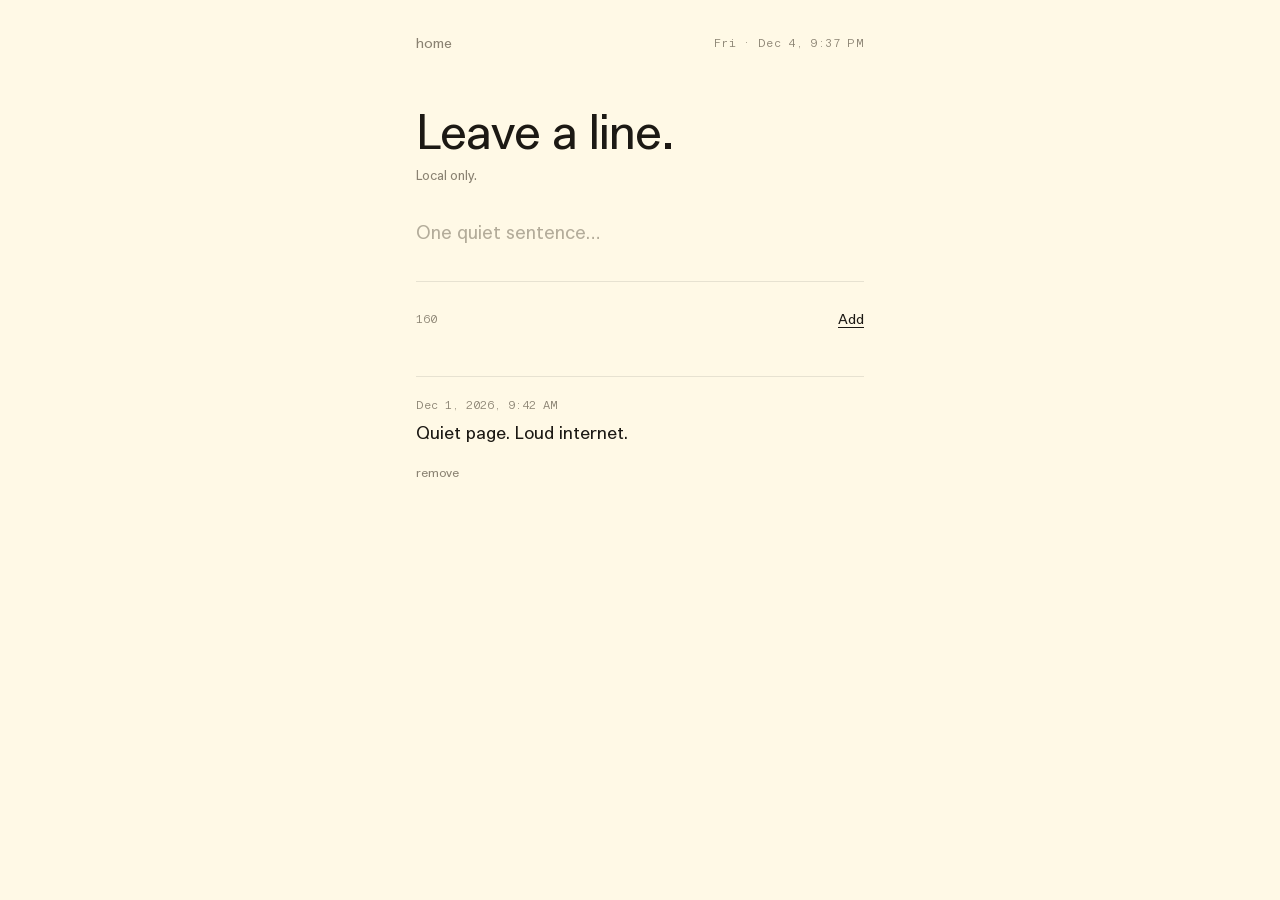
<file: guestbook/index.html>
<!DOCTYPE html>
<html lang="en">
  <head>
    <meta charset="utf-8" />
    <title>Guestbook — Jorjis Hasan</title>
    <meta
      name="viewport"
      content="width=device-width, initial-scale=1, viewport-fit=cover"
    />
    <meta
      name="description"
      content="A private guestbook. Notes stay on your device."
    />
    <link rel="stylesheet" href="guestbook.css" />
  </head>
  <body>
    <a class="skip" href="#note">Skip to write a note</a>

    <div class="page">
      <header class="head">
        <a href="../">home</a>
        <time class="now" id="now"></time>
      </header>

      <main>
        <h1>Leave a line.</h1>
        <p class="aside">Local only.</p>

        <section class="compose" aria-label="Write a note">
          <label class="sr-only" for="note">Your note</label>
          <textarea
            id="note"
            rows="2"
            maxlength="160"
            enterkeyhint="done"
            placeholder="One quiet sentence…"
          ></textarea>
          <div class="row">
            <span id="count">160</span>
            <button type="button" id="add">Add</button>
          </div>
          <p class="error" id="error" hidden></p>
        </section>

        <section aria-label="Notes">
          <ol class="list" id="list"></ol>
          <p class="empty" id="empty">Still empty.</p>
        </section>
      </main>
    </div>

    <script src="guestbook.js" defer></script>
  </body>
</html>
</file>
<file: guestbook/guestbook.css>
:root {
  --paper: #fff9e6;
  --ink: #1c1914;
  --fade: #8a8272;
  --line: rgba(28, 25, 20, 0.1);
  --sans: Lars, Helvetica, Arial, sans-serif;
  --mono: "Lars Mono", ui-monospace, monospace;
}

@font-face {
  font-family: Lars;
  src: url("../fonts/Lars-Regular.woff2") format("woff2");
  font-style: normal;
  font-weight: 400;
  font-display: swap;
}

@font-face {
  font-family: "Lars Mono";
  src: url("../fonts/Lars-Mono.woff2") format("woff2");
  font-style: normal;
  font-weight: 400;
  font-display: swap;
}

* {
  box-sizing: border-box;
  margin: 0;
  padding: 0;
}

html {
  -webkit-text-size-adjust: 100%;
}

body {
  min-height: 100dvh;
  background: var(--paper);
  color: var(--ink);
  font: 16px/1.5 var(--sans);
  -webkit-font-smoothing: antialiased;
}

.skip {
  position: absolute;
  left: -999px;
  top: 0;
  z-index: 10;
  background: var(--ink);
  color: var(--paper);
  padding: 0.5rem 0.75rem;
}

.skip:focus {
  left: 0.75rem;
  top: 0.75rem;
}

.sr-only {
  position: absolute;
  width: 1px;
  height: 1px;
  overflow: hidden;
  clip: rect(0, 0, 0, 0);
}

.page {
  width: min(100%, 30rem);
  margin: 0 auto;
  padding: 1.25rem max(1rem, env(safe-area-inset-right))
    max(3.5rem, env(safe-area-inset-bottom)) max(1rem, env(safe-area-inset-left));
}

.head {
  display: flex;
  justify-content: space-between;
  align-items: center;
  gap: 1rem;
  margin-bottom: 2.5rem;
}

.head a,
#add,
.item__remove {
  color: var(--fade);
  font: inherit;
  font-size: 0.875rem;
  background: none;
  border: 0;
  cursor: pointer;
  text-decoration: none;
  min-height: 2.75rem;
  display: inline-flex;
  align-items: center;
}

.head a:hover,
#add:hover,
.item__remove:hover {
  color: var(--ink);
}

.now {
  color: var(--fade);
  font-family: var(--mono);
  font-size: 0.75rem;
  letter-spacing: 0.03em;
  white-space: nowrap;
}

h1 {
  font-family: var(--sans);
  font-weight: 400;
  font-size: clamp(2.25rem, 9vw, 3rem);
  line-height: 1.1;
  letter-spacing: -0.02em;
  margin-bottom: 0.55rem;
}

.aside {
  color: var(--fade);
  font-size: 0.8125rem;
  margin-bottom: 1.75rem;
}

.compose {
  margin-bottom: 2.25rem;
}

.compose textarea {
  width: 100%;
  border: 0;
  border-bottom: 1px solid var(--line);
  background: transparent;
  color: var(--ink);
  font-family: var(--sans);
  font-size: 1.15rem;
  line-height: 1.45;
  padding: 0.35rem 0 0.65rem;
  resize: none;
  outline: none;
  border-radius: 0;
}

.compose textarea::placeholder {
  color: rgba(138, 130, 114, 0.65);
}

.row {
  display: flex;
  justify-content: space-between;
  align-items: center;
  margin-top: 0.5rem;
}

#count {
  color: var(--fade);
  font-family: var(--mono);
  font-size: 0.75rem;
}

#add {
  color: var(--ink);
  text-decoration: underline;
  text-underline-offset: 0.18em;
}

.error {
  margin-top: 0.5rem;
  color: #9a4d3d;
  font-size: 0.8125rem;
}

.error[hidden],
.empty[hidden] {
  display: none;
}

.list {
  list-style: none;
}

.item {
  padding: 1.15rem 0;
  border-top: 1px solid var(--line);
}

.item__when {
  display: block;
  color: var(--fade);
  font-family: var(--mono);
  font-size: 0.75rem;
  margin-bottom: 0.4rem;
}

.item__text {
  font-family: var(--sans);
  font-size: 1.1rem;
  line-height: 1.4;
  overflow-wrap: anywhere;
  white-space: pre-wrap;
}

.item__remove {
  margin-top: 0.35rem;
  font-size: 0.75rem;
}

.empty {
  border-top: 1px solid var(--line);
  padding-top: 1.15rem;
  color: var(--fade);
  font-size: 1rem;
}
</file>
